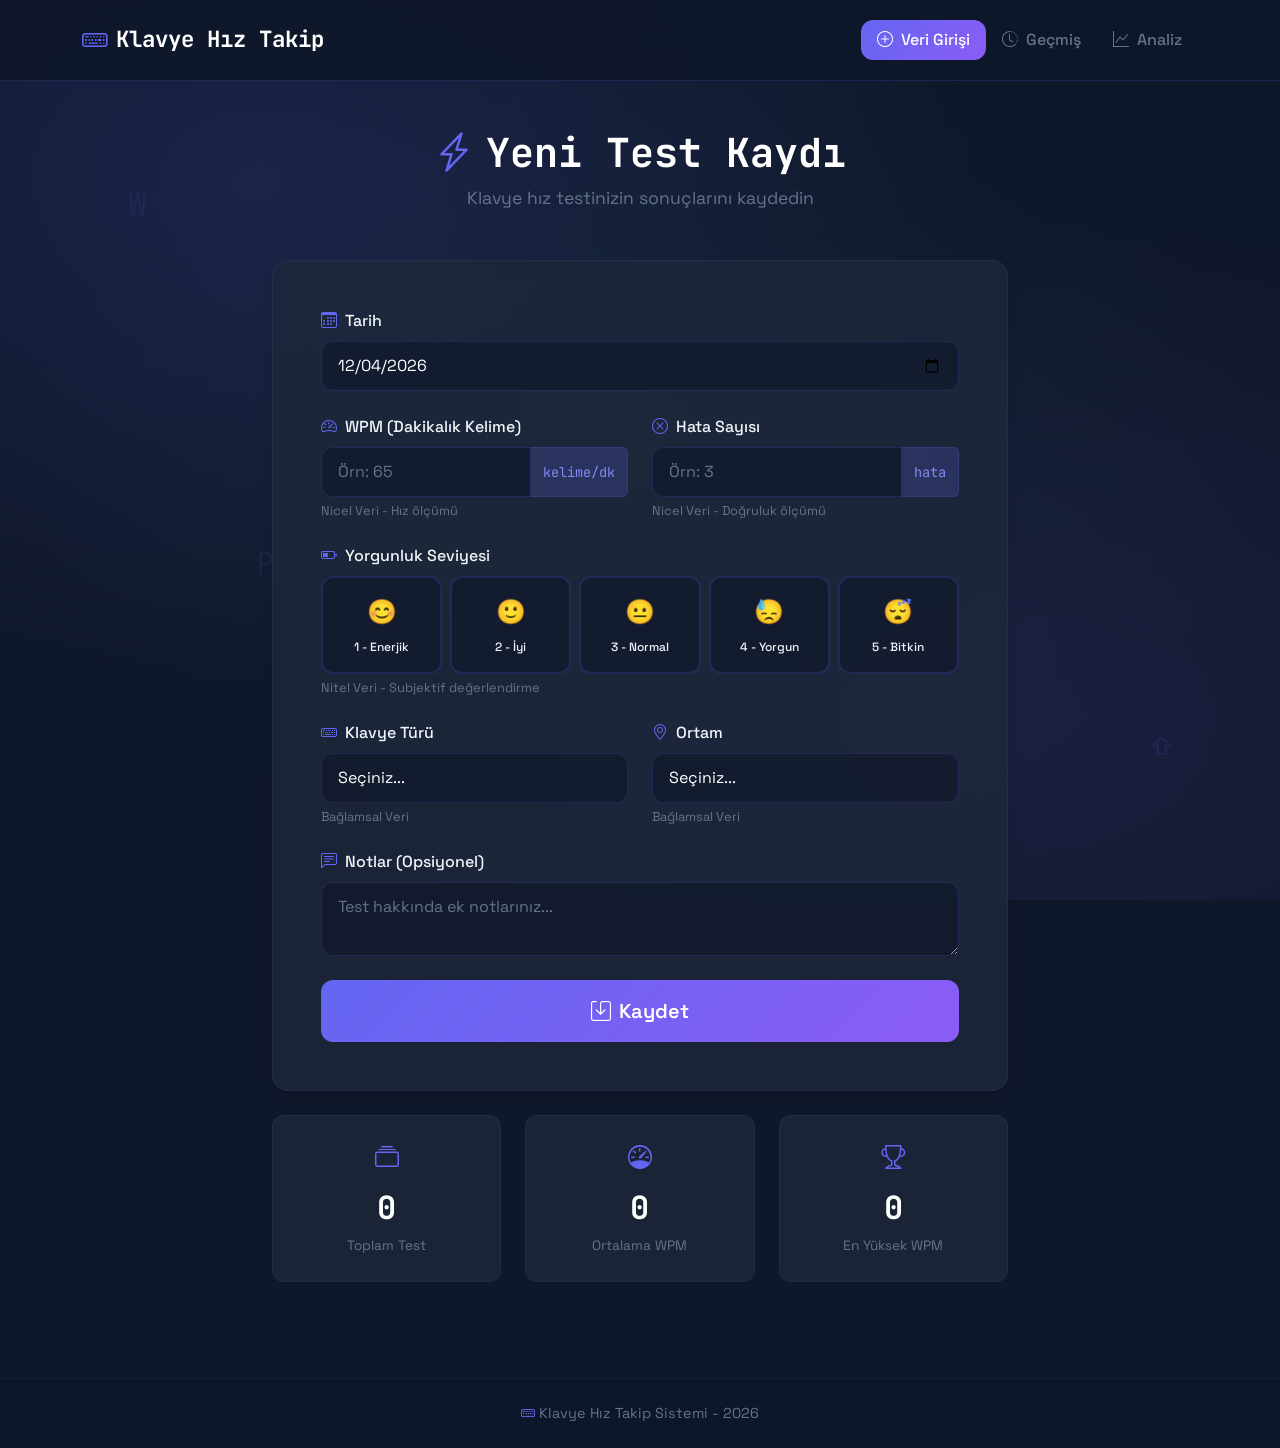
<file: index.html>
<!DOCTYPE html>
<html lang="tr">
<head>
    <meta charset="UTF-8">
    <meta name="viewport" content="width=device-width, initial-scale=1.0">
    <title>Klavye Hız Takip - Veri Girişi</title>
    <link href="https://cdn.jsdelivr.net/npm/bootstrap@5.3.2/dist/css/bootstrap.min.css" rel="stylesheet">
    <link href="https://fonts.googleapis.com/css2?family=JetBrains+Mono:wght@400;500;600;700&family=Space+Grotesk:wght@400;500;600;700&display=swap" rel="stylesheet">
    <link rel="stylesheet" href="https://cdn.jsdelivr.net/npm/bootstrap-icons@1.11.1/font/bootstrap-icons.css">
    <link rel="stylesheet" href="style.css">
</head>
<body>
    <!-- Animated Background -->
    <div class="bg-animation">
        <div class="floating-keys">
            <span class="key">W</span>
            <span class="key">P</span>
            <span class="key">M</span>
            <span class="key">⌨</span>
            <span class="key">↵</span>
            <span class="key">⇧</span>
        </div>
    </div>

    <!-- Navigation -->
    <nav class="navbar navbar-expand-lg navbar-custom">
        <div class="container">
            <a class="navbar-brand" href="index.html">
                <i class="bi bi-keyboard"></i>
                <span>Klavye Hız Takip</span>
            </a>
            <button class="navbar-toggler" type="button" data-bs-toggle="collapse" data-bs-target="#navbarNav">
                <span class="navbar-toggler-icon"></span>
            </button>
            <div class="collapse navbar-collapse" id="navbarNav">
                <ul class="navbar-nav ms-auto">
                    <li class="nav-item">
                        <a class="nav-link active" href="index.html">
                            <i class="bi bi-plus-circle"></i> Veri Girişi
                        </a>
                    </li>
                    <li class="nav-item">
                        <a class="nav-link" href="history.html">
                            <i class="bi bi-clock-history"></i> Geçmiş
                        </a>
                    </li>
                    <li class="nav-item">
                        <a class="nav-link" href="dashboard.html">
                            <i class="bi bi-graph-up"></i> Analiz
                        </a>
                    </li>
                </ul>
            </div>
        </div>
    </nav>

    <!-- Main Content -->
    <main class="container py-5">
        <div class="row justify-content-center">
            <div class="col-lg-8">
                <!-- Page Header -->
                <div class="text-center mb-5">
                    <h1 class="page-title">
                        <i class="bi bi-lightning-charge"></i>
                        Yeni Test Kaydı
                    </h1>
                    <p class="page-subtitle">Klavye hız testinizin sonuçlarını kaydedin</p>
                </div>

                <!-- Data Entry Form -->
                <div class="card form-card">
                    <div class="card-body p-4 p-md-5">
                        <form id="dataEntryForm">
                            <!-- Date -->
                            <div class="mb-4">
                                <label for="testDate" class="form-label">
                                    <i class="bi bi-calendar3"></i> Tarih
                                </label>
                                <input type="date" class="form-control" id="testDate" required>
                            </div>

                            <!-- WPM & Errors Row -->
                            <div class="row">
                                <div class="col-md-6 mb-4">
                                    <label for="wpm" class="form-label">
                                        <i class="bi bi-speedometer2"></i> WPM (Dakikalık Kelime)
                                    </label>
                                    <div class="input-group">
                                        <input type="number" class="form-control" id="wpm" min="0" max="300" required placeholder="Örn: 65">
                                        <span class="input-group-text">kelime/dk</span>
                                    </div>
                                    <div class="form-text">Nicel Veri - Hız ölçümü</div>
                                </div>
                                <div class="col-md-6 mb-4">
                                    <label for="errors" class="form-label">
                                        <i class="bi bi-x-circle"></i> Hata Sayısı
                                    </label>
                                    <div class="input-group">
                                        <input type="number" class="form-control" id="errors" min="0" max="100" required placeholder="Örn: 3">
                                        <span class="input-group-text">hata</span>
                                    </div>
                                    <div class="form-text">Nicel Veri - Doğruluk ölçümü</div>
                                </div>
                            </div>

                            <!-- Fatigue Level -->
                            <div class="mb-4">
                                <label class="form-label">
                                    <i class="bi bi-battery-half"></i> Yorgunluk Seviyesi
                                </label>
                                <div class="fatigue-selector">
                                    <div class="fatigue-option">
                                        <input type="radio" class="btn-check" name="fatigue" id="fatigue1" value="1" required>
                                        <label class="btn fatigue-btn" for="fatigue1">
                                            <span class="fatigue-emoji">😊</span>
                                            <span class="fatigue-text">1 - Enerjik</span>
                                        </label>
                                    </div>
                                    <div class="fatigue-option">
                                        <input type="radio" class="btn-check" name="fatigue" id="fatigue2" value="2">
                                        <label class="btn fatigue-btn" for="fatigue2">
                                            <span class="fatigue-emoji">🙂</span>
                                            <span class="fatigue-text">2 - İyi</span>
                                        </label>
                                    </div>
                                    <div class="fatigue-option">
                                        <input type="radio" class="btn-check" name="fatigue" id="fatigue3" value="3">
                                        <label class="btn fatigue-btn" for="fatigue3">
                                            <span class="fatigue-emoji">😐</span>
                                            <span class="fatigue-text">3 - Normal</span>
                                        </label>
                                    </div>
                                    <div class="fatigue-option">
                                        <input type="radio" class="btn-check" name="fatigue" id="fatigue4" value="4">
                                        <label class="btn fatigue-btn" for="fatigue4">
                                            <span class="fatigue-emoji">😓</span>
                                            <span class="fatigue-text">4 - Yorgun</span>
                                        </label>
                                    </div>
                                    <div class="fatigue-option">
                                        <input type="radio" class="btn-check" name="fatigue" id="fatigue5" value="5">
                                        <label class="btn fatigue-btn" for="fatigue5">
                                            <span class="fatigue-emoji">😴</span>
                                            <span class="fatigue-text">5 - Bitkin</span>
                                        </label>
                                    </div>
                                </div>
                                <div class="form-text">Nitel Veri - Subjektif değerlendirme</div>
                            </div>

                            <!-- Keyboard Type -->
                            <div class="row">
                                <div class="col-md-6 mb-4">
                                    <label for="keyboardType" class="form-label">
                                        <i class="bi bi-keyboard"></i> Klavye Türü
                                    </label>
                                    <select class="form-select" id="keyboardType" required>
                                        <option value="">Seçiniz...</option>
                                        <option value="q-klavye">Q Klavye</option>
                                        <option value="f-klavye">F Klavye</option>
                                    </select>
                                    <div class="form-text">Bağlamsal Veri</div>
                                </div>
                                <div class="col-md-6 mb-4">
                                    <label for="environment" class="form-label">
                                        <i class="bi bi-geo-alt"></i> Ortam
                                    </label>
                                    <select class="form-select" id="environment" required>
                                        <option value="">Seçiniz...</option>
                                        <option value="ev">Ev</option>
                                        <option value="okul">Okul</option>
                                        <option value="ofis">Ofis</option>
                                        <option value="kafe">Kafe</option>
                                        <option value="diger">Diğer</option>
                                    </select>
                                    <div class="form-text">Bağlamsal Veri</div>
                                </div>
                            </div>

                            <!-- Notes (Optional) -->
                            <div class="mb-4">
                                <label for="notes" class="form-label">
                                    <i class="bi bi-chat-left-text"></i> Notlar (Opsiyonel)
                                </label>
                                <textarea class="form-control" id="notes" rows="2" placeholder="Test hakkında ek notlarınız..."></textarea>
                            </div>

                            <!-- Submit Button -->
                            <div class="d-grid">
                                <button type="submit" class="btn btn-primary btn-lg btn-submit">
                                    <i class="bi bi-save"></i> Kaydet
                                </button>
                            </div>
                        </form>
                    </div>
                </div>

                <!-- Quick Stats -->
                <div class="row mt-4" id="quickStats">
                    <div class="col-md-4">
                        <div class="stat-card">
                            <div class="stat-icon"><i class="bi bi-collection"></i></div>
                            <div class="stat-value" id="totalTests">0</div>
                            <div class="stat-label">Toplam Test</div>
                        </div>
                    </div>
                    <div class="col-md-4">
                        <div class="stat-card">
                            <div class="stat-icon"><i class="bi bi-speedometer"></i></div>
                            <div class="stat-value" id="avgWpm">0</div>
                            <div class="stat-label">Ortalama WPM</div>
                        </div>
                    </div>
                    <div class="col-md-4">
                        <div class="stat-card">
                            <div class="stat-icon"><i class="bi bi-trophy"></i></div>
                            <div class="stat-value" id="bestWpm">0</div>
                            <div class="stat-label">En Yüksek WPM</div>
                        </div>
                    </div>
                </div>
            </div>
        </div>
    </main>

    <!-- Success Toast -->
    <div class="toast-container position-fixed bottom-0 end-0 p-3">
        <div id="successToast" class="toast" role="alert">
            <div class="toast-header bg-success text-white">
                <i class="bi bi-check-circle-fill me-2"></i>
                <strong class="me-auto">Başarılı!</strong>
                <button type="button" class="btn-close btn-close-white" data-bs-dismiss="toast"></button>
            </div>
            <div class="toast-body">
                Test kaydınız başarıyla eklendi!
            </div>
        </div>
    </div>

    <!-- Footer -->
    <footer class="footer">
        <div class="container text-center">
            <p class="mb-0">
                <i class="bi bi-keyboard"></i> Klavye Hız Takip Sistemi - 2026
            </p>
        </div>
    </footer>

    <script src="https://cdn.jsdelivr.net/npm/bootstrap@5.3.2/dist/js/bootstrap.bundle.min.js"></script>
    <script src="app.js"></script>
</body>
</html>
</file>
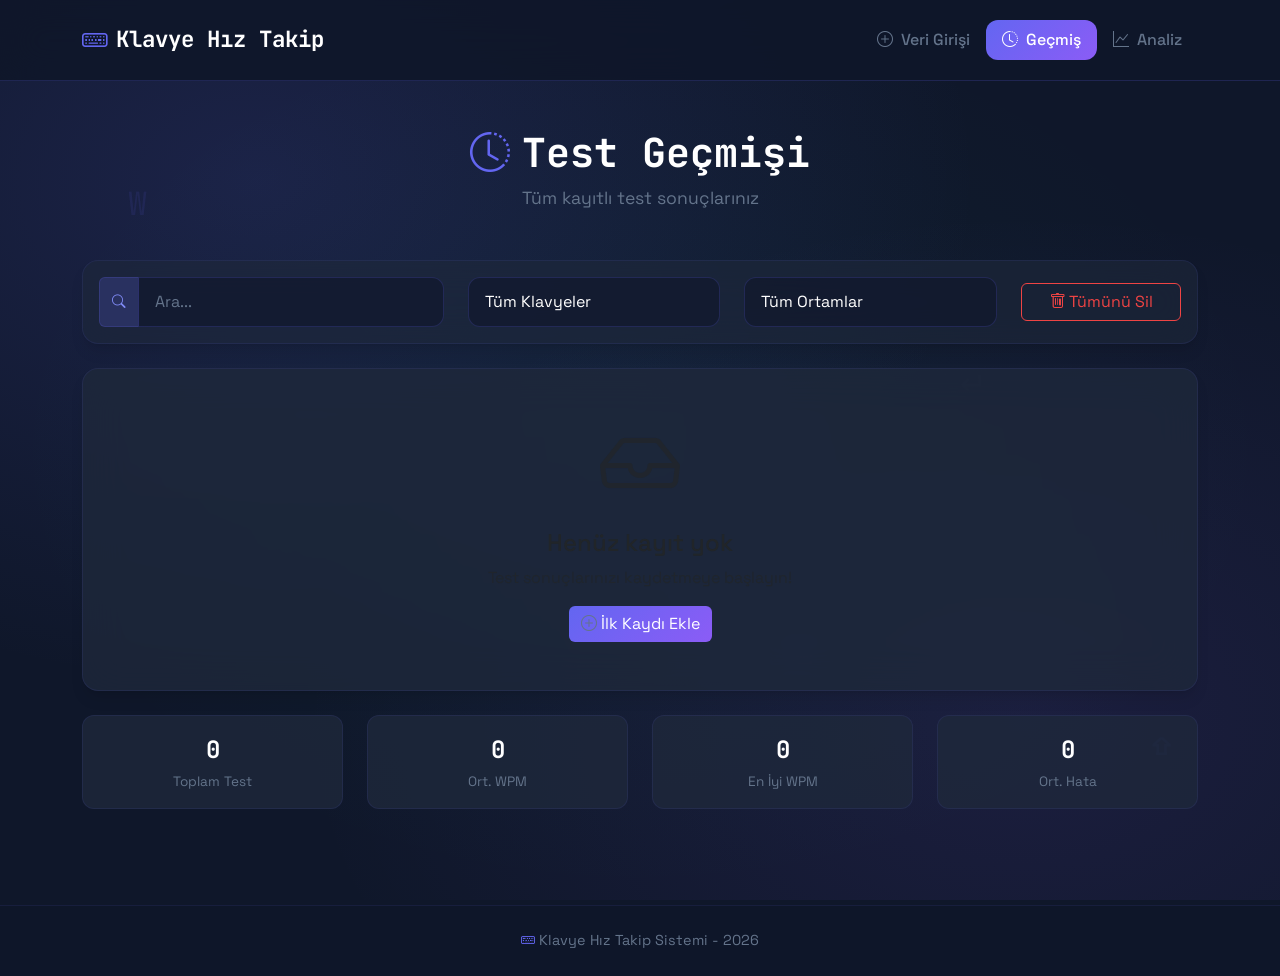
<file: history.html>
<!DOCTYPE html>
<html lang="tr">
<head>
    <meta charset="UTF-8">
    <meta name="viewport" content="width=device-width, initial-scale=1.0">
    <title>Klavye Hız Takip - Geçmiş</title>
    <link href="https://cdn.jsdelivr.net/npm/bootstrap@5.3.2/dist/css/bootstrap.min.css" rel="stylesheet">
    <link href="https://fonts.googleapis.com/css2?family=JetBrains+Mono:wght@400;500;600;700&family=Space+Grotesk:wght@400;500;600;700&display=swap" rel="stylesheet">
    <link rel="stylesheet" href="https://cdn.jsdelivr.net/npm/bootstrap-icons@1.11.1/font/bootstrap-icons.css">
    <link rel="stylesheet" href="style.css">
</head>
<body>
    <!-- Animated Background -->
    <div class="bg-animation">
        <div class="floating-keys">
            <span class="key">W</span>
            <span class="key">P</span>
            <span class="key">M</span>
            <span class="key">⌨</span>
            <span class="key">↵</span>
            <span class="key">⇧</span>
        </div>
    </div>

    <!-- Navigation -->
    <nav class="navbar navbar-expand-lg navbar-custom">
        <div class="container">
            <a class="navbar-brand" href="index.html">
                <i class="bi bi-keyboard"></i>
                <span>Klavye Hız Takip</span>
            </a>
            <button class="navbar-toggler" type="button" data-bs-toggle="collapse" data-bs-target="#navbarNav">
                <span class="navbar-toggler-icon"></span>
            </button>
            <div class="collapse navbar-collapse" id="navbarNav">
                <ul class="navbar-nav ms-auto">
                    <li class="nav-item">
                        <a class="nav-link" href="index.html">
                            <i class="bi bi-plus-circle"></i> Veri Girişi
                        </a>
                    </li>
                    <li class="nav-item">
                        <a class="nav-link active" href="history.html">
                            <i class="bi bi-clock-history"></i> Geçmiş
                        </a>
                    </li>
                    <li class="nav-item">
                        <a class="nav-link" href="dashboard.html">
                            <i class="bi bi-graph-up"></i> Analiz
                        </a>
                    </li>
                </ul>
            </div>
        </div>
    </nav>

    <!-- Main Content -->
    <main class="container py-5">
        <!-- Page Header -->
        <div class="text-center mb-5">
            <h1 class="page-title">
                <i class="bi bi-clock-history"></i>
                Test Geçmişi
            </h1>
            <p class="page-subtitle">Tüm kayıtlı test sonuçlarınız</p>
        </div>

        <!-- Filter & Actions -->
        <div class="card filter-card mb-4">
            <div class="card-body">
                <div class="row align-items-center">
                    <div class="col-md-4 mb-3 mb-md-0">
                        <div class="input-group">
                            <span class="input-group-text"><i class="bi bi-search"></i></span>
                            <input type="text" class="form-control" id="searchInput" placeholder="Ara...">
                        </div>
                    </div>
                    <div class="col-md-3 mb-3 mb-md-0">
                        <select class="form-select" id="filterKeyboard">
                            <option value="">Tüm Klavyeler</option>
                            <option value="q-klavye">Q Klavye</option>
                            <option value="f-klavye">F Klavye</option>
                        </select>
                    </div>
                    <div class="col-md-3 mb-3 mb-md-0">
                        <select class="form-select" id="filterEnvironment">
                            <option value="">Tüm Ortamlar</option>
                            <option value="ev">Ev</option>
                            <option value="okul">Okul</option>
                            <option value="ofis">Ofis</option>
                            <option value="kafe">Kafe</option>
                            <option value="diger">Diğer</option>
                        </select>
                    </div>
                    <div class="col-md-2">
                        <button class="btn btn-outline-danger w-100" id="clearAllBtn">
                            <i class="bi bi-trash"></i> Tümünü Sil
                        </button>
                    </div>
                </div>
            </div>
        </div>

        <!-- Data Table -->
        <div class="card table-card">
            <div class="card-body p-0">
                <div class="table-responsive">
                    <table class="table table-hover mb-0" id="historyTable">
                        <thead>
                            <tr>
                                <th><i class="bi bi-calendar3"></i> Tarih</th>
                                <th><i class="bi bi-speedometer2"></i> WPM</th>
                                <th><i class="bi bi-x-circle"></i> Hata</th>
                                <th><i class="bi bi-battery-half"></i> Yorgunluk</th>
                                <th><i class="bi bi-keyboard"></i> Klavye</th>
                                <th><i class="bi bi-geo-alt"></i> Ortam</th>
                                <th><i class="bi bi-gear"></i> İşlem</th>
                            </tr>
                        </thead>
                        <tbody id="historyTableBody">
                            <!-- Dynamic content -->
                        </tbody>
                    </table>
                </div>
                
                <!-- Empty State -->
                <div id="emptyState" class="empty-state text-center py-5" style="display: none;">
                    <i class="bi bi-inbox display-1 text-muted"></i>
                    <h4 class="mt-3">Henüz kayıt yok</h4>
                    <p class="text-muted">Test sonuçlarınızı kaydetmeye başlayın!</p>
                    <a href="index.html" class="btn btn-primary">
                        <i class="bi bi-plus-circle"></i> İlk Kaydı Ekle
                    </a>
                </div>
            </div>
        </div>

        <!-- Summary Stats -->
        <div class="row mt-4" id="summaryStats">
            <div class="col-md-3 col-6">
                <div class="stat-card mini">
                    <div class="stat-value" id="statTotal">0</div>
                    <div class="stat-label">Toplam Test</div>
                </div>
            </div>
            <div class="col-md-3 col-6">
                <div class="stat-card mini">
                    <div class="stat-value" id="statAvgWpm">0</div>
                    <div class="stat-label">Ort. WPM</div>
                </div>
            </div>
            <div class="col-md-3 col-6">
                <div class="stat-card mini">
                    <div class="stat-value" id="statBestWpm">0</div>
                    <div class="stat-label">En İyi WPM</div>
                </div>
            </div>
            <div class="col-md-3 col-6">
                <div class="stat-card mini">
                    <div class="stat-value" id="statAvgErrors">0</div>
                    <div class="stat-label">Ort. Hata</div>
                </div>
            </div>
        </div>
    </main>

    <!-- Delete Confirmation Modal -->
    <div class="modal fade" id="deleteModal" tabindex="-1">
        <div class="modal-dialog modal-dialog-centered">
            <div class="modal-content">
                <div class="modal-header">
                    <h5 class="modal-title"><i class="bi bi-exclamation-triangle text-warning"></i> Silme Onayı</h5>
                    <button type="button" class="btn-close" data-bs-dismiss="modal"></button>
                </div>
                <div class="modal-body">
                    <p id="deleteModalText">Bu kaydı silmek istediğinizden emin misiniz?</p>
                </div>
                <div class="modal-footer">
                    <button type="button" class="btn btn-secondary" data-bs-dismiss="modal">İptal</button>
                    <button type="button" class="btn btn-danger" id="confirmDeleteBtn">
                        <i class="bi bi-trash"></i> Sil
                    </button>
                </div>
            </div>
        </div>
    </div>

    <!-- Edit Modal -->
    <div class="modal fade" id="editModal" tabindex="-1">
        <div class="modal-dialog modal-dialog-centered modal-lg">
            <div class="modal-content">
                <div class="modal-header">
                    <h5 class="modal-title"><i class="bi bi-pencil-square text-primary"></i> Kaydı Düzenle</h5>
                    <button type="button" class="btn-close" data-bs-dismiss="modal"></button>
                </div>
                <div class="modal-body">
                    <form id="editForm">
                        <input type="hidden" id="editId">
                        
                        <!-- Date -->
                        <div class="mb-3">
                            <label for="editDate" class="form-label">
                                <i class="bi bi-calendar3"></i> Tarih
                            </label>
                            <input type="date" class="form-control" id="editDate" required>
                        </div>

                        <!-- WPM & Errors Row -->
                        <div class="row">
                            <div class="col-md-6 mb-3">
                                <label for="editWpm" class="form-label">
                                    <i class="bi bi-speedometer2"></i> WPM
                                </label>
                                <input type="number" class="form-control" id="editWpm" min="0" max="300" required>
                            </div>
                            <div class="col-md-6 mb-3">
                                <label for="editErrors" class="form-label">
                                    <i class="bi bi-x-circle"></i> Hata Sayısı
                                </label>
                                <input type="number" class="form-control" id="editErrors" min="0" max="100" required>
                            </div>
                        </div>

                        <!-- Fatigue Level -->
                        <div class="mb-3">
                            <label class="form-label">
                                <i class="bi bi-battery-half"></i> Yorgunluk Seviyesi
                            </label>
                            <div class="d-flex gap-2 flex-wrap">
                                <div class="form-check form-check-inline">
                                    <input class="form-check-input" type="radio" name="editFatigue" id="editFatigue1" value="1">
                                    <label class="form-check-label" for="editFatigue1">😊 1-Enerjik</label>
                                </div>
                                <div class="form-check form-check-inline">
                                    <input class="form-check-input" type="radio" name="editFatigue" id="editFatigue2" value="2">
                                    <label class="form-check-label" for="editFatigue2">🙂 2-İyi</label>
                                </div>
                                <div class="form-check form-check-inline">
                                    <input class="form-check-input" type="radio" name="editFatigue" id="editFatigue3" value="3">
                                    <label class="form-check-label" for="editFatigue3">😐 3-Normal</label>
                                </div>
                                <div class="form-check form-check-inline">
                                    <input class="form-check-input" type="radio" name="editFatigue" id="editFatigue4" value="4">
                                    <label class="form-check-label" for="editFatigue4">😓 4-Yorgun</label>
                                </div>
                                <div class="form-check form-check-inline">
                                    <input class="form-check-input" type="radio" name="editFatigue" id="editFatigue5" value="5">
                                    <label class="form-check-label" for="editFatigue5">😴 5-Bitkin</label>
                                </div>
                            </div>
                        </div>

                        <!-- Keyboard & Environment -->
                        <div class="row">
                            <div class="col-md-6 mb-3">
                                <label for="editKeyboard" class="form-label">
                                    <i class="bi bi-keyboard"></i> Klavye Türü
                                </label>
                                <select class="form-select" id="editKeyboard" required>
                                    <option value="q-klavye">Q Klavye</option>
                                    <option value="f-klavye">F Klavye</option>
                                </select>
                            </div>
                            <div class="col-md-6 mb-3">
                                <label for="editEnvironment" class="form-label">
                                    <i class="bi bi-geo-alt"></i> Ortam
                                </label>
                                <select class="form-select" id="editEnvironment" required>
                                    <option value="ev">Ev</option>
                                    <option value="okul">Okul</option>
                                    <option value="ofis">Ofis</option>
                                    <option value="kafe">Kafe</option>
                                    <option value="diger">Diğer</option>
                                </select>
                            </div>
                        </div>

                        <!-- Notes -->
                        <div class="mb-3">
                            <label for="editNotes" class="form-label">
                                <i class="bi bi-chat-left-text"></i> Notlar
                            </label>
                            <textarea class="form-control" id="editNotes" rows="2"></textarea>
                        </div>
                    </form>
                </div>
                <div class="modal-footer">
                    <button type="button" class="btn btn-secondary" data-bs-dismiss="modal">İptal</button>
                    <button type="button" class="btn btn-primary" id="confirmEditBtn">
                        <i class="bi bi-check-lg"></i> Kaydet
                    </button>
                </div>
            </div>
        </div>
    </div>

    <!-- Footer -->
    <footer class="footer">
        <div class="container text-center">
            <p class="mb-0">
                <i class="bi bi-keyboard"></i> Klavye Hız Takip Sistemi - 2026
            </p>
        </div>
    </footer>

    <script src="https://cdn.jsdelivr.net/npm/bootstrap@5.3.2/dist/js/bootstrap.bundle.min.js"></script>
    <script src="app.js"></script>
</body>
</html>
</file>
<file: style.css>
/* ===================================
   KLAVYE HIZ TAKİP - CUSTOM STYLES
   Modern & Professional Design
   =================================== */

/* CSS Variables */
:root {
    --primary: #6366f1;
    --primary-dark: #4f46e5;
    --primary-light: #818cf8;
    --secondary: #10b981;
    --accent: #f59e0b;
    --danger: #ef4444;
    --dark: #0f172a;
    --dark-light: #1e293b;
    --gray: #64748b;
    --light: #f1f5f9;
    --white: #ffffff;
    
    --gradient-primary: linear-gradient(135deg, #6366f1 0%, #8b5cf6 100%);
    --gradient-success: linear-gradient(135deg, #10b981 0%, #06b6d4 100%);
    --gradient-warning: linear-gradient(135deg, #f59e0b 0%, #f97316 100%);
    --gradient-danger: linear-gradient(135deg, #ef4444 0%, #f97316 100%);
    
    --shadow-sm: 0 1px 2px 0 rgba(0, 0, 0, 0.05);
    --shadow: 0 4px 6px -1px rgba(0, 0, 0, 0.1), 0 2px 4px -2px rgba(0, 0, 0, 0.1);
    --shadow-lg: 0 10px 15px -3px rgba(0, 0, 0, 0.1), 0 4px 6px -4px rgba(0, 0, 0, 0.1);
    --shadow-xl: 0 20px 25px -5px rgba(0, 0, 0, 0.1), 0 8px 10px -6px rgba(0, 0, 0, 0.1);
    
    --radius: 12px;
    --radius-lg: 16px;
    --radius-xl: 24px;
}

/* Base Styles */
* {
    margin: 0;
    padding: 0;
    box-sizing: border-box;
}

body {
    font-family: 'Space Grotesk', -apple-system, BlinkMacSystemFont, sans-serif;
    background: var(--dark);
    color: var(--light);
    min-height: 100vh;
    overflow-x: hidden;
}

/* Animated Background */
.bg-animation {
    position: fixed;
    top: 0;
    left: 0;
    width: 100%;
    height: 100%;
    z-index: -1;
    background: 
        radial-gradient(ellipse at 20% 20%, rgba(99, 102, 241, 0.15) 0%, transparent 50%),
        radial-gradient(ellipse at 80% 80%, rgba(139, 92, 246, 0.1) 0%, transparent 50%),
        radial-gradient(ellipse at 50% 50%, rgba(16, 185, 129, 0.05) 0%, transparent 70%),
        var(--dark);
}

.floating-keys {
    position: absolute;
    width: 100%;
    height: 100%;
    overflow: hidden;
}

.floating-keys .key {
    position: absolute;
    font-family: 'JetBrains Mono', monospace;
    font-size: 2rem;
    color: rgba(99, 102, 241, 0.1);
    animation: float 15s infinite ease-in-out;
}

.floating-keys .key:nth-child(1) { left: 10%; animation-delay: 0s; top: 20%; }
.floating-keys .key:nth-child(2) { left: 20%; animation-delay: 2s; top: 60%; }
.floating-keys .key:nth-child(3) { left: 40%; animation-delay: 4s; top: 30%; }
.floating-keys .key:nth-child(4) { left: 60%; animation-delay: 6s; top: 70%; }
.floating-keys .key:nth-child(5) { left: 75%; animation-delay: 8s; top: 40%; }
.floating-keys .key:nth-child(6) { left: 90%; animation-delay: 10s; top: 80%; }

@keyframes float {
    0%, 100% { transform: translateY(0) rotate(0deg); opacity: 0.1; }
    50% { transform: translateY(-30px) rotate(10deg); opacity: 0.2; }
}

/* Navigation */
.navbar-custom {
    background: rgba(15, 23, 42, 0.9);
    backdrop-filter: blur(20px);
    border-bottom: 1px solid rgba(99, 102, 241, 0.2);
    padding: 1rem 0;
}

.navbar-brand {
    font-family: 'JetBrains Mono', monospace;
    font-weight: 700;
    font-size: 1.4rem;
    color: var(--white) !important;
    display: flex;
    align-items: center;
    gap: 0.5rem;
}

.navbar-brand i {
    font-size: 1.6rem;
    color: var(--primary);
}

.navbar-toggler {
    border: 1px solid rgba(255, 255, 255, 0.2);
    padding: 0.5rem;
}

.navbar-toggler-icon {
    background-image: url("data:image/svg+xml,%3csvg xmlns='http://www.w3.org/2000/svg' viewBox='0 0 30 30'%3e%3cpath stroke='rgba%28255, 255, 255, 0.8%29' stroke-linecap='round' stroke-miterlimit='10' stroke-width='2' d='M4 7h22M4 15h22M4 23h22'/%3e%3c/svg%3e");
}

.nav-link {
    color: var(--gray) !important;
    font-weight: 500;
    padding: 0.5rem 1rem !important;
    border-radius: var(--radius);
    transition: all 0.3s ease;
    display: flex;
    align-items: center;
    gap: 0.5rem;
}

.nav-link:hover {
    color: var(--white) !important;
    background: rgba(99, 102, 241, 0.1);
}

.nav-link.active {
    color: var(--white) !important;
    background: var(--gradient-primary);
}

/* Page Headers */
.page-title {
    font-family: 'JetBrains Mono', monospace;
    font-size: 2.5rem;
    font-weight: 700;
    color: var(--white);
    display: flex;
    align-items: center;
    justify-content: center;
    gap: 0.75rem;
}

.page-title i {
    color: var(--primary);
}

.page-subtitle {
    color: var(--gray);
    font-size: 1.1rem;
    margin-top: 0.5rem;
}

/* Cards */
.card {
    background: rgba(30, 41, 59, 0.8);
    backdrop-filter: blur(20px);
    border: 1px solid rgba(99, 102, 241, 0.1);
    border-radius: var(--radius-lg);
    box-shadow: var(--shadow-lg);
}

.form-card {
    animation: slideUp 0.5s ease;
}

@keyframes slideUp {
    from {
        opacity: 0;
        transform: translateY(20px);
    }
    to {
        opacity: 1;
        transform: translateY(0);
    }
}

/* Form Styles */
.form-label {
    color: var(--light);
    font-weight: 500;
    margin-bottom: 0.5rem;
    display: flex;
    align-items: center;
    gap: 0.5rem;
}

.form-label i {
    color: var(--primary);
}

.form-control, .form-select {
    background: rgba(15, 23, 42, 0.6);
    border: 1px solid rgba(99, 102, 241, 0.2);
    border-radius: var(--radius);
    color: var(--white);
    padding: 0.75rem 1rem;
    font-size: 1rem;
    transition: all 0.3s ease;
}

.form-control:focus, .form-select:focus {
    background: rgba(15, 23, 42, 0.8);
    border-color: var(--primary);
    box-shadow: 0 0 0 3px rgba(99, 102, 241, 0.2);
    color: var(--white);
}

.form-control::placeholder {
    color: var(--gray);
}

.input-group-text {
    background: rgba(99, 102, 241, 0.2);
    border: 1px solid rgba(99, 102, 241, 0.2);
    color: var(--primary-light);
    font-family: 'JetBrains Mono', monospace;
    font-size: 0.85rem;
}

.form-text {
    color: var(--gray);
    font-size: 0.8rem;
    margin-top: 0.25rem;
}

/* Fatigue Selector */
.fatigue-selector {
    display: flex;
    gap: 0.5rem;
    flex-wrap: wrap;
}

.fatigue-option {
    flex: 1;
    min-width: 100px;
}

.fatigue-btn {
    width: 100%;
    background: rgba(15, 23, 42, 0.6);
    border: 2px solid rgba(99, 102, 241, 0.2);
    border-radius: var(--radius);
    color: var(--light);
    padding: 1rem 0.5rem;
    display: flex;
    flex-direction: column;
    align-items: center;
    gap: 0.5rem;
    transition: all 0.3s ease;
}

.fatigue-btn:hover {
    background: rgba(99, 102, 241, 0.1);
    border-color: var(--primary);
    color: var(--white);
}

.btn-check:checked + .fatigue-btn {
    background: var(--gradient-primary);
    border-color: var(--primary);
    color: var(--white);
    transform: scale(1.02);
}

.fatigue-emoji {
    font-size: 1.5rem;
}

.fatigue-text {
    font-size: 0.75rem;
    font-weight: 500;
}

/* Buttons */
.btn-submit {
    background: var(--gradient-primary);
    border: none;
    color: var(--white);
    font-weight: 600;
    padding: 1rem 2rem;
    border-radius: var(--radius);
    transition: all 0.3s ease;
    display: flex;
    align-items: center;
    justify-content: center;
    gap: 0.5rem;
}

.btn-submit:hover {
    transform: translateY(-2px);
    box-shadow: 0 10px 20px rgba(99, 102, 241, 0.3);
    color: var(--white);
}

.btn-primary {
    background: var(--gradient-primary);
    border: none;
}

.btn-primary:hover {
    background: var(--primary-dark);
}

.btn-outline-danger {
    border-color: var(--danger);
    color: var(--danger);
}

.btn-outline-danger:hover {
    background: var(--danger);
    border-color: var(--danger);
}

/* Stat Cards */
.stat-card {
    background: rgba(30, 41, 59, 0.8);
    border: 1px solid rgba(99, 102, 241, 0.1);
    border-radius: var(--radius);
    padding: 1.5rem;
    text-align: center;
    transition: all 0.3s ease;
}

.stat-card:hover {
    transform: translateY(-5px);
    border-color: var(--primary);
}

.stat-card.mini {
    padding: 1rem;
}

.stat-icon {
    font-size: 1.5rem;
    color: var(--primary);
    margin-bottom: 0.5rem;
}

.stat-value {
    font-family: 'JetBrains Mono', monospace;
    font-size: 2rem;
    font-weight: 700;
    color: var(--white);
}

.stat-card.mini .stat-value {
    font-size: 1.5rem;
}

.stat-label {
    color: var(--gray);
    font-size: 0.85rem;
    margin-top: 0.25rem;
}

/* Table Styles */
.table-card {
    overflow: hidden;
}

.table-card .table-responsive {
    max-height: 400px;
    overflow-y: auto;
}

.table-card .table thead {
    position: sticky;
    top: 0;
    z-index: 10;
    background: var(--dark-light);
}

.table {
    color: var(--light);
    margin-bottom: 0;
}

.table thead {
    background: rgba(99, 102, 241, 0.1);
}

.table thead th {
    border: none;
    color: var(--primary-light);
    font-weight: 600;
    padding: 1rem;
    font-size: 0.9rem;
}

.table tbody tr {
    border-bottom: 1px solid rgba(99, 102, 241, 0.1);
    transition: all 0.3s ease;
}

.table tbody tr:hover {
    background: rgba(99, 102, 241, 0.05);
}

.table tbody td {
    padding: 1rem;
    vertical-align: middle;
    border: none;
}

.table .btn-sm {
    padding: 0.4rem 0.8rem;
    font-size: 0.85rem;
}

/* Filter Card */
.filter-card {
    background: rgba(30, 41, 59, 0.6);
}

/* Empty State */
.empty-state {
    padding: 3rem;
}

.empty-state i {
    color: var(--gray);
}

/* Dashboard Cards */
.dashboard-card {
    background: rgba(30, 41, 59, 0.8);
    border: 1px solid rgba(99, 102, 241, 0.1);
    border-radius: var(--radius);
    padding: 1rem;
    display: flex;
    align-items: center;
    gap: 0.75rem;
    transition: all 0.3s ease;
}

.dashboard-card:hover {
    transform: translateY(-3px);
    border-color: var(--primary);
}

.dashboard-card-icon {
    width: 45px;
    height: 45px;
    border-radius: var(--radius);
    display: flex;
    align-items: center;
    justify-content: center;
    font-size: 1.2rem;
    color: var(--white);
}

.bg-primary-gradient { background: var(--gradient-primary); }
.bg-success-gradient { background: var(--gradient-success); }
.bg-warning-gradient { background: var(--gradient-warning); }
.bg-danger-gradient { background: var(--gradient-danger); }

.dashboard-card-value {
    font-family: 'JetBrains Mono', monospace;
    font-size: 1.4rem;
    font-weight: 700;
    color: var(--white);
}

.dashboard-card-label {
    color: var(--gray);
    font-size: 0.8rem;
}

/* Chart Cards */
.chart-card {
    height: 100%;
}

.chart-card .card-header {
    background: transparent;
    border-bottom: 1px solid rgba(99, 102, 241, 0.1);
    padding: 0.75rem 1rem;
    display: flex;
    justify-content: space-between;
    align-items: center;
}

.chart-card .card-header h5 {
    color: var(--white);
    font-weight: 600;
    font-size: 0.95rem;
    display: flex;
    align-items: center;
    gap: 0.4rem;
    margin: 0;
}

.chart-card .card-header .badge {
    font-size: 0.7rem;
    padding: 0.3rem 0.6rem;
}

.chart-card .card-body {
    padding: 1rem;
}

.chart-card .card-body canvas {
    max-height: 220px !important;
}

/* Insights Card */
.insights-card .card-header {
    background: transparent;
    border-bottom: 1px solid rgba(99, 102, 241, 0.1);
    padding: 0.75rem 1rem;
}

.insights-card .card-header h5 {
    color: var(--white);
    font-weight: 600;
    font-size: 0.95rem;
    display: flex;
    align-items: center;
    gap: 0.4rem;
    margin: 0;
}

.insight-item {
    background: rgba(15, 23, 42, 0.4);
    border-radius: var(--radius);
    padding: 0.75rem;
    margin-bottom: 0.5rem;
    color: #e2e8f0;
    font-size: 0.85rem;
    line-height: 1.5;
}

.insight-item i {
    font-size: 1rem;
    margin-right: 0.4rem;
}

.insight-item.positive { border-left: 3px solid var(--secondary); }
.insight-item.positive i { color: var(--secondary); }
.insight-item.negative { border-left: 3px solid var(--danger); }
.insight-item.negative i { color: var(--danger); }
.insight-item.neutral { border-left: 3px solid var(--accent); }
.insight-item.neutral i { color: var(--accent); }

/* Badges */
.badge {
    font-weight: 500;
    padding: 0.4rem 0.8rem;
    border-radius: 20px;
}

.badge-wpm {
    background: var(--gradient-primary);
    color: var(--white);
}

.badge-error {
    background: rgba(239, 68, 68, 0.2);
    color: var(--danger);
}

.badge-fatigue {
    padding: 0.3rem 0.6rem;
    border-radius: 20px;
    font-size: 0.8rem;
}

.badge-fatigue-1 { background: rgba(16, 185, 129, 0.2); color: #10b981; }
.badge-fatigue-2 { background: rgba(34, 197, 94, 0.2); color: #22c55e; }
.badge-fatigue-3 { background: rgba(245, 158, 11, 0.2); color: #f59e0b; }
.badge-fatigue-4 { background: rgba(249, 115, 22, 0.2); color: #f97316; }
.badge-fatigue-5 { background: rgba(239, 68, 68, 0.2); color: #ef4444; }

/* Toast */
.toast {
    background: var(--dark-light);
    border: 1px solid rgba(99, 102, 241, 0.2);
}

.toast-body {
    color: var(--light);
}

/* Modal */
.modal-content {
    background: var(--dark-light);
    border: 1px solid rgba(99, 102, 241, 0.2);
    border-radius: var(--radius-lg);
}

.modal-header {
    border-bottom: 1px solid rgba(99, 102, 241, 0.1);
}

.modal-title {
    color: var(--white);
}

.modal-body {
    color: var(--light);
}

.modal-footer {
    border-top: 1px solid rgba(99, 102, 241, 0.1);
}

.btn-close {
    filter: invert(1);
}

/* Footer */
.footer {
    background: rgba(15, 23, 42, 0.9);
    border-top: 1px solid rgba(99, 102, 241, 0.1);
    padding: 1.5rem 0;
    margin-top: 3rem;
}

.footer p {
    color: var(--gray);
    font-size: 0.9rem;
}

.footer i {
    color: var(--primary);
}

/* Responsive */
@media (max-width: 768px) {
    .page-title {
        font-size: 1.75rem;
    }
    
    .fatigue-option {
        min-width: 60px;
    }
    
    .fatigue-text {
        font-size: 0.65rem;
    }
    
    .dashboard-card {
        padding: 1rem;
    }
    
    .dashboard-card-icon {
        width: 50px;
        height: 50px;
        font-size: 1.2rem;
    }
    
    .dashboard-card-value {
        font-size: 1.5rem;
    }
    
    .stat-value {
        font-size: 1.5rem;
    }
}

/* Scrollbar */
::-webkit-scrollbar {
    width: 8px;
    height: 8px;
}

::-webkit-scrollbar-track {
    background: var(--dark);
}

::-webkit-scrollbar-thumb {
    background: var(--primary);
    border-radius: 4px;
}

::-webkit-scrollbar-thumb:hover {
    background: var(--primary-dark);
}

/* Selection */
::selection {
    background: var(--primary);
    color: var(--white);
}
</file>
